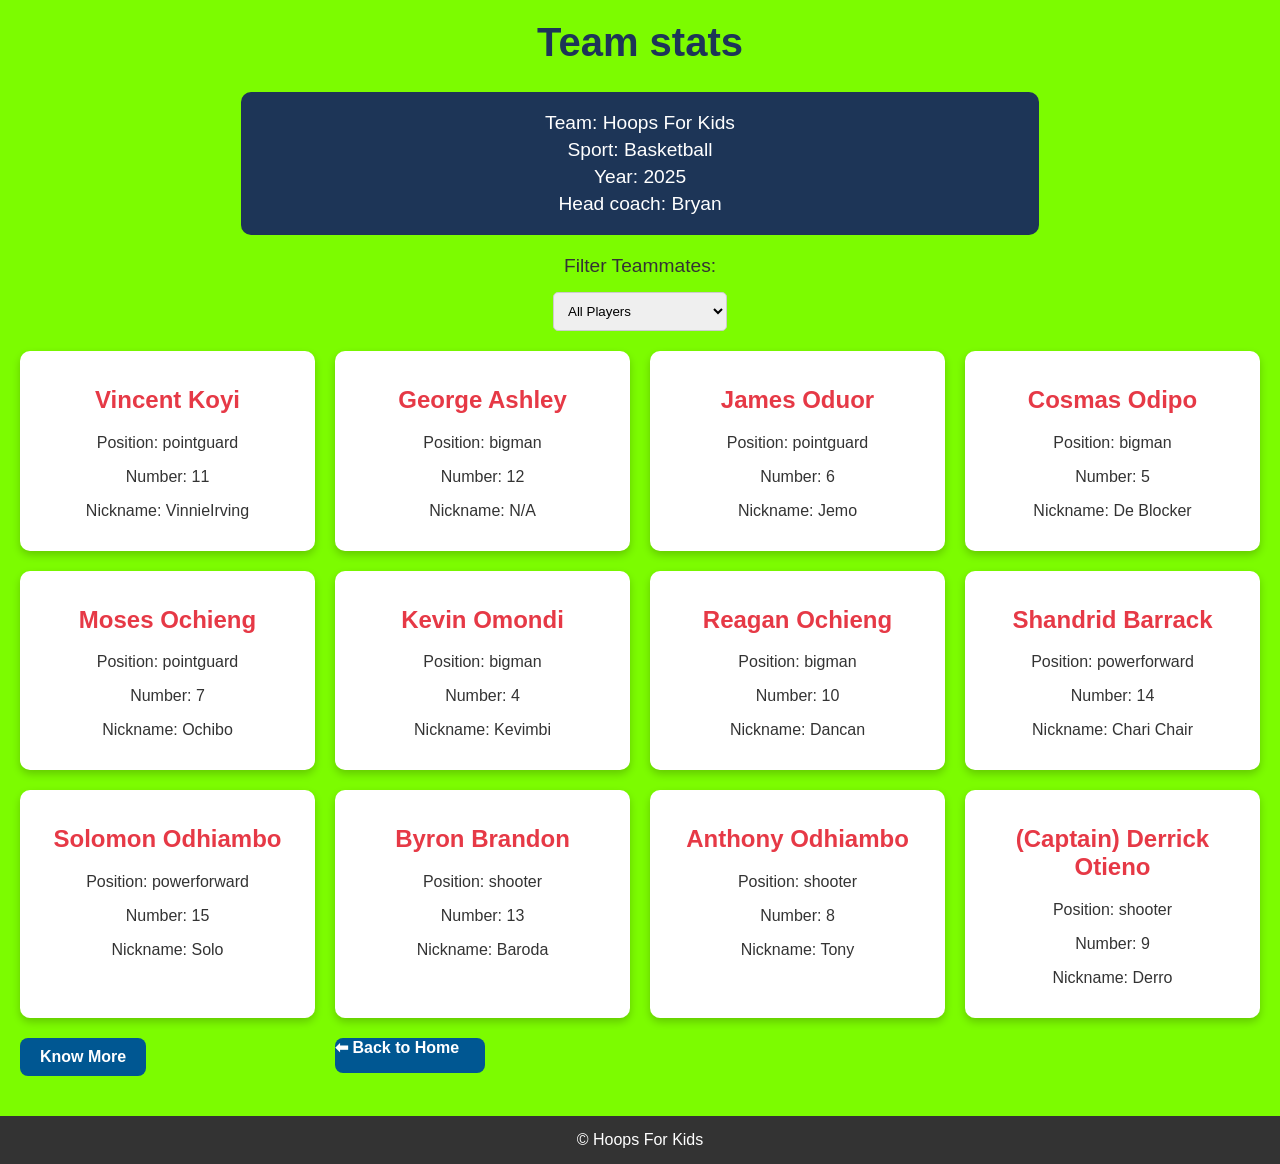
<file: index.html>
<!DOCTYPE html>
<html lang="en">
  <head>
    <meta charset="UTF-8" />
    <meta http-equiv="X-UA-Compatible" content="IE=edge" />
    <meta name="viewport" content="width=device-width, initial-scale=1.0" />
    <title>
   Basketball Team
    </title>
    <link rel="stylesheet" href="styles.css" />
    <link rel="stylesheet" href="https://cdnjs.cloudflare.com/ajax/libs/font-awesome/6.7.1/css/all.min.css" >
  <body>
    <h1 class="title">Team stats</h1>
    <main>
      <div class="team-stats">
        <p>Team: <span id="team"></span></p>
        <p>Sport: <span id="sport"></span></p>
        <p>Year: <span id="year"></span></p>
        <p>Head coach: <span id="head-coach"></span></p>
      </div>
      <label class="options-label" for="players">Filter Teammates:</label>
      <select name="players" id="players">
        <option value="all">All Players</option>
        <option value="nickname">Nicknames</option>
        <option value="pointguard">Position pointguard</option>
        <option value="shooter">Position shooter</option>
        <option value="defender">Position powerforward</option>
        <option value="bigman">Position bigman</option>
      </select>
      <div class="cards" id="player-cards">
        <div class="player-card">
          <h2>Vincent Koyi</h2>
          <p>Position: pointguard</p>
          <p>Number: 11</p>
          <p>Nickname: VinnieIrving</p>
          
        </div>
        <div class="player-card">
          <h2>George Ashley</h2>
          <p>Position: bigman</p>
          <p>Number: 12</p>
          <p>Nickname: N/A</p>
        </div>
        <div class="player-card">
          <h2>James Oduor</h2>
          <p>Position: pointguard</p>
          <p>Number: 6</p>
          <p>Nickname: Jemo</p>
        </div>
        <div class="player-card">
          <h2>Cosmas Odipo</h2>
          <p>Position: bigman</p>
          <p>Number: 5</p>
          <p>Nickname: De Blocker</p>
        </div>
        <div class="player-card">
          <h2>Moses Ochieng</h2>
          <p>Position: pointguard</p>
          <p>Number: 7</p>
          <p>Nickname: Ochibo</p>
        </div>
        <div class="player-card">
          <h2>Kevin Omondi</h2>
          <p>Position: bigman</p>
          <p>Number: 4</p>
          <p>Nickname: Kevimbi</p>
        </div>
        <div class="player-card">
          <h2>Reagan Ochieng</h2>
          <p>Position: bigman</p>
          <p>Number: 10</p>
          <p>Nickname: Dancan</p>
        </div>
        <div class="player-card">
          <h2>Shandrid Barrack</h2>
          <p>Position: powerforward</p>
          <p>Number: 14</p>
          <p>Nickname: Chari Chair</p>
        </div>
        <div class="player-card">
          <h2>Solomon Odhiambo</h2>
          <p>Position: powerforward</p>
          <p>Number: 15</p>
          <p>Nickname: Solo</p>
        </div>
        <div class="player-card">
          <h2>Byron Brandon</h2>
          <p>Position: shooter</p>
          <p>Number: 13</p>
          <p>Nickname: Baroda</p>
        </div>
        <div class="player-card">
          <h2>Anthony Odhiambo</h2>
          <p>Position: shooter</p>
          <p>Number: 8</p>
          <p>Nickname: Tony</p>
        </div>
        <div class="player-card">
          <h2>(Captain) Derrick Otieno</h2>
          <p>Position: shooter</p>
          <p>Number: 9</p>
          <p>Nickname: Derro</p>
        </div>
      <div>
        <a href="knowmore.html" class="styled-link">Know More</a>
      </div>
                  <a href="https://hoopsfor.netlify.app/" class="styled-link-2">⬅ Back to Home</a>
      </div>
      
     <footer>&copy; Hoops For Kids</footer>
    <script src="./script.js"></script>
    <script>
      const scriptURL = 'https://script.google.com/macros/s/AKfycbw6HFYW-V9GIsM4LPkhGt0W3wH5B_0111WkeVKZEfhX_CQF2clvsJaLGLYJVA94cMaN9A/exec'
      const form = document.forms['submit-to-google-sheet']
    
      form.addEventListener('submit', e => {
        e.preventDefault()
        fetch(scriptURL, { method: 'POST', body: new FormData(form)})
          .then(response => console.log('Success!', response))
          .catch(error => console.error('Error!', error.message))
      })
    </script>
  </body>
  
</html>
</file>
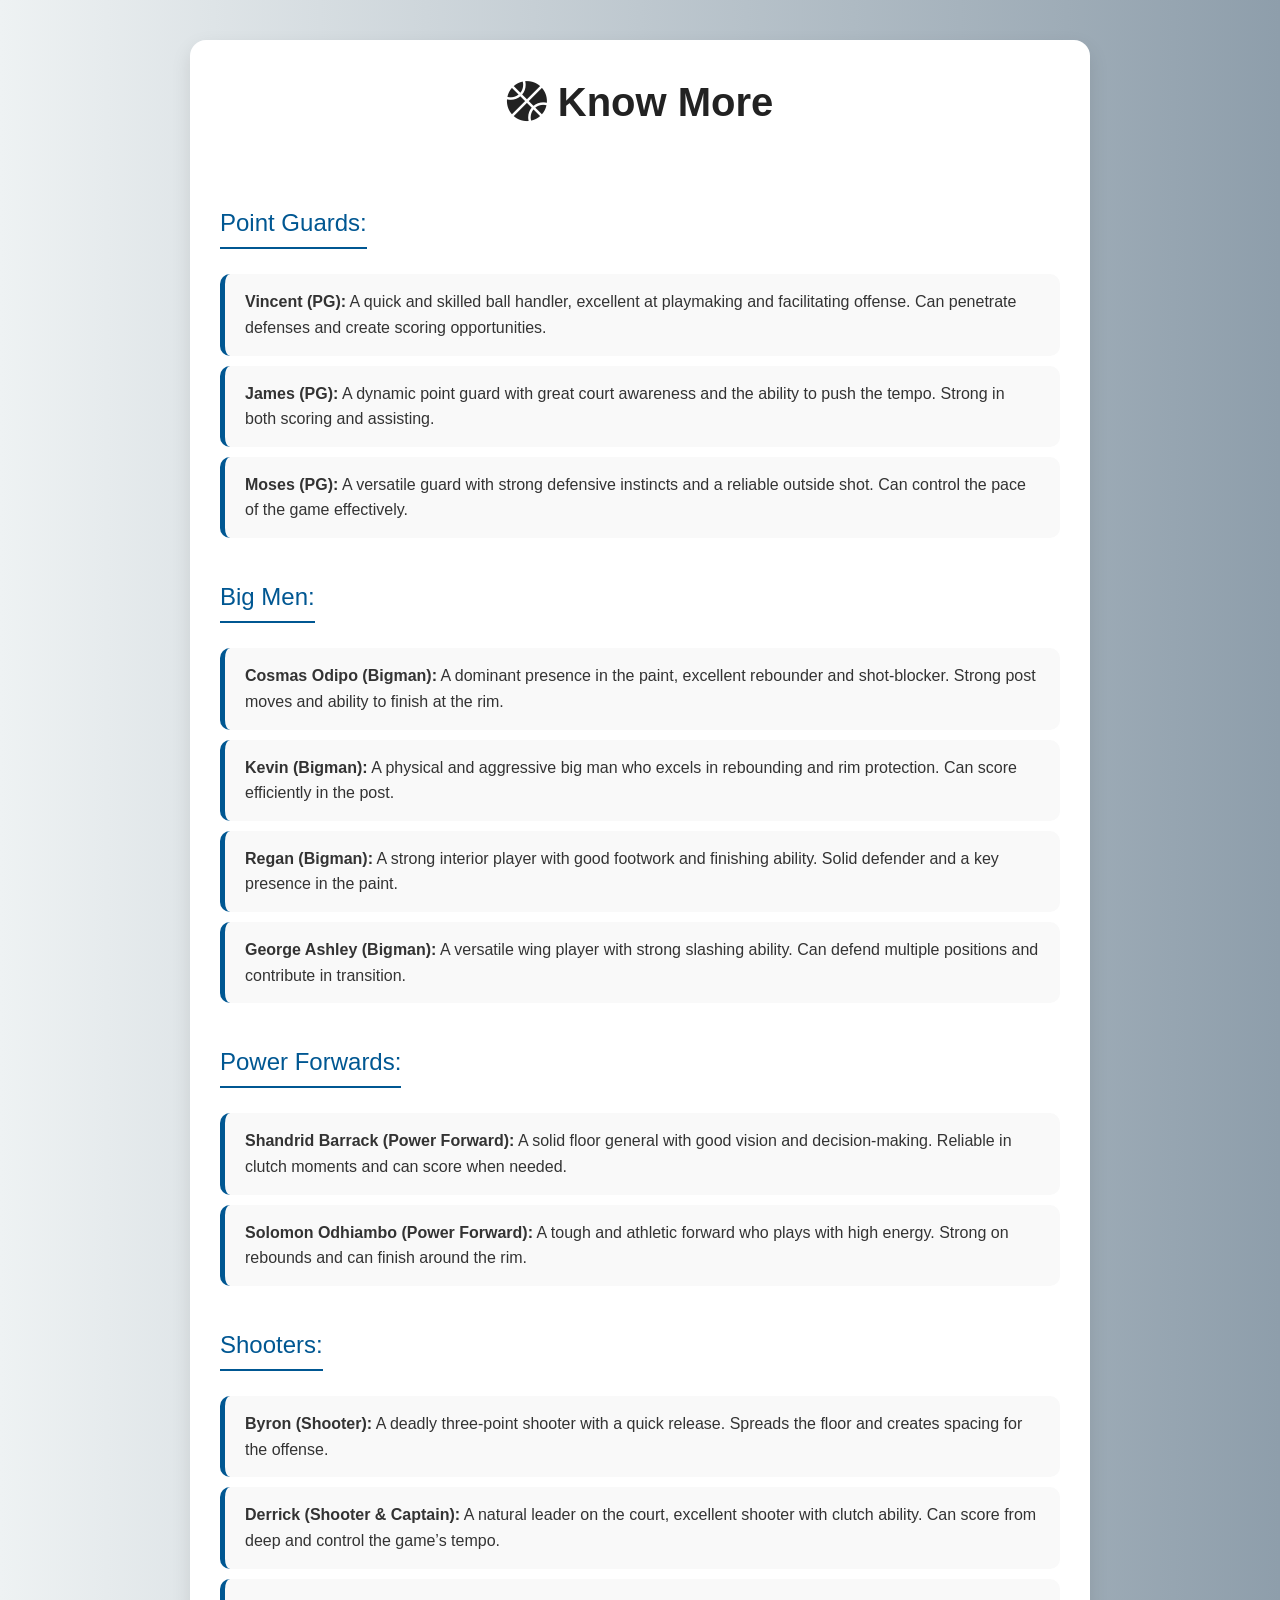
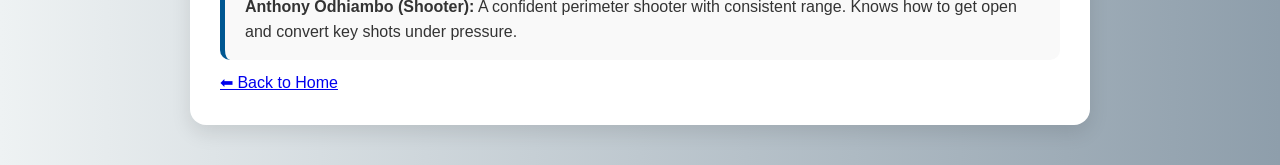
<file: knowmore.html>
<!DOCTYPE html>
<html lang="en">
<head>
  <meta charset="UTF-8" />
  <meta http-equiv="X-UA-Compatible" content="IE=edge" />
  <meta name="viewport" content="width=device-width, initial-scale=1.0" />
  <title>Know More</title>
  <link rel="stylesheet" href="https://cdnjs.cloudflare.com/ajax/libs/font-awesome/6.7.1/css/all.min.css">
  <style>
    /* General Reset and Font */
    * {
      margin: 0;
      padding: 0;
      box-sizing: border-box;
    }
    body {
      font-family: 'Segoe UI', Tahoma, Geneva, Verdana, sans-serif;
      background: linear-gradient(to right, #eef2f3, #8e9eab);
      color: #333;
      padding: 40px 20px;
      line-height: 1.6;
    }
    h1 {
      text-align: center;
      margin-bottom: 40px;
      font-size: 2.5rem;
      color: #222;
    }

    .container {
      max-width: 900px;
      margin: 0 auto;
      background: #fff;
      padding: 30px;
      border-radius: 16px;
      box-shadow: 0 8px 20px rgba(0, 0, 0, 0.1);
    }

    .section-title {
      font-size: 1.5rem;
      margin: 30px 0 15px;
      color: #005792;
      border-bottom: 2px solid #005792;
      display: inline-block;
      padding-bottom: 5px;
    }

    .player {
      background-color: #f9f9f9;
      padding: 15px 20px;
      margin: 10px 0;
      border-left: 5px solid #005792;
      border-radius: 10px;
      transition: all 0.3s ease;
    }
    .player:hover {
      background-color: #e6f0f3;
      transform: scale(1.01);
    }

    .player strong {
      font-weight: 700;
      color: #333;
    }

    @media (max-width: 600px) {
      body {
        padding: 20px 10px;
      }
      .container {
        padding: 20px;
      }
    }
  </style>
</head>
<body>
  <div class="container">
    <h1><i class="fas fa-basketball-ball"></i> Know More</h1>

   <div class="section-title">Point Guards:</div>
<div class="player"><strong>Vincent (PG):</strong> A quick and skilled ball handler, excellent at playmaking and facilitating offense. Can penetrate defenses and create scoring opportunities.</div>
<div class="player"><strong>James (PG):</strong> A dynamic point guard with great court awareness and the ability to push the tempo. Strong in both scoring and assisting.</div>
<div class="player"><strong>Moses (PG):</strong> A versatile guard with strong defensive instincts and a reliable outside shot. Can control the pace of the game effectively.</div>

<div class="section-title">Big Men:</div>
<div class="player"><strong>Cosmas Odipo (Bigman):</strong> A dominant presence in the paint, excellent rebounder and shot-blocker. Strong post moves and ability to finish at the rim.</div>
<div class="player"><strong>Kevin (Bigman):</strong> A physical and aggressive big man who excels in rebounding and rim protection. Can score efficiently in the post.</div>
<div class="player"><strong>Regan (Bigman):</strong> A strong interior player with good footwork and finishing ability. Solid defender and a key presence in the paint.</div>
<div class="player"><strong>George Ashley (Bigman):</strong> A versatile wing player with strong slashing ability. Can defend multiple positions and contribute in transition.</div>

<div class="section-title">Power Forwards:</div>
<div class="player"><strong>Shandrid Barrack (Power Forward):</strong> A solid floor general with good vision and decision-making. Reliable in clutch moments and can score when needed.</div>
<div class="player"><strong>Solomon Odhiambo (Power Forward):</strong> A tough and athletic forward who plays with high energy. Strong on rebounds and can finish around the rim.</div>

<div class="section-title">Shooters:</div>
<div class="player"><strong>Byron (Shooter):</strong> A deadly three-point shooter with a quick release. Spreads the floor and creates spacing for the offense.</div>
<div class="player"><strong>Derrick (Shooter & Captain):</strong> A natural leader on the court, excellent shooter with clutch ability. Can score from deep and control the game’s tempo.</div>
<div class="player"><strong>Anthony Odhiambo (Shooter):</strong> A confident perimeter shooter with consistent range. Knows how to get open and convert key shots under pressure.</div>

<a href="https://hoopsforkidsteam.netlify.app/" class="inline-flex items-center text-blue-600 hover:text-blue-800 font-semibold transition duration-200">
  ⬅ Back to Home
</a>

  </div>
</body>
</html>
</file>
<file: styles.css>
body {
  font-family: 'Arial', sans-serif;
 background-color: lawngreen;
  background-size: cover;
  color: #333;
  margin: 0;
  padding: 0;
}

.title {
  text-align: center;
  font-size: 2.5rem;
  color: #1d3557;
  margin-top: 20px;
}

.team-stats {
  background: #1d3557;
  color: white;
  padding: 15px;
  border-radius: 10px;
  text-align: center;
  margin: 20px auto;
  width: 60%;
}

.team-stats p {
  font-size: 1.2rem;
  margin: 5px 0;
}


.cards {
  display: grid;
  grid-template-columns: repeat(auto-fit, minmax(250px, 1fr));
  gap: 20px;
  padding: 20px;
  justify-content: center;
}
.player-card {
  background: white;
  border-radius: 10px;
  padding: 15px;
  box-shadow: 0px 4px 8px rgba(0, 0, 0, 0.2);
  text-align: center;
  transition: transform 0.3s ease;
}

.player-card:hover {
  transform: scale(1.05);
  background-image: url('images/image.png');
  background-size: cover;
  background-position: center;
}


.player-card h2 {
  color: #e63946;
  font-size: 1.5rem;
}


.options-label {
  display: block;
  text-align: center;
  font-size: 1.2rem;
  margin: 15px 0;
}

select {
  display: block;
  margin: 0 auto;
  padding: 10px;
  border-radius: 5px;
  border: 1px solid #ccc;
}


.contact-section {
  background: #1d3557;
  color: white;
  padding: 40px 20px;
  text-align: center;
}

.contact-section h2 {
  font-size: 2rem;
}

.contact-form {
  max-width: 500px;
  margin: 20px auto;
  background: white;
  padding: 20px;
  border-radius: 10px;
  box-shadow: 0px 4px 8px rgba(0, 0, 0, 0.2);
}

.contact-form .form-group {
  margin-bottom: 15px;
}

.contact-form label {
  display: block;
  font-size: 1rem;
  color: #333;
  margin-bottom: 5px;
}

.contact-form input,
.contact-form textarea {
  width: 100%;
  padding: 10px;
  border-radius: 5px;
  border: 1px solid #ccc;
}

.btn-submit {
  background: #e63946;
  color: white;
  padding: 10px 20px;
  border: none;
  border-radius: 5px;
  cursor: pointer;
  transition: background 0.3s;
}

.btn-submit:hover {
  background: #d62828;
}


footer {
  text-align: center;
  padding: 15px;
  background: #333;
  color: white;
  margin-top: 20px;
}
.styled-link {
  display: inline-block;
  background-color: #005792;
  color: #fff;
  text-decoration: none;
  padding: 10px 20px;
  border-radius: 8px;
  font-weight: 600;
  transition: background-color 0.3s ease, transform 0.2s ease;
}
.styled-link-2 {
  display: inline-block;
  background-color: #005792;
  color: #fff;
  text-decoration: none;
  height: 35px;
  width: 150px;
  font-weight: 600;
  border-radius: 8px;
  transition: background-color 0.3s ease, transform 0.2s ease;
}
.styled-link-2:hover {
  background-color: #003f5c;
  transform: scale(1.05);
  text-decoration: none;
}

.styled-link:hover {
  background-color: #003f5c;
  transform: scale(1.05);
  text-decoration: none;
}

.styled-link:active {
  transform: scale(0.98);
}


@media (max-width: 768px) {
  body {
    background-size: cover;
  }

  .title {
    font-size: 2rem;
  }

  .team-stats {
    width: 90%;
    font-size: 1rem;
  }

  .cards {
    grid-template-columns: repeat(auto-fit, minmax(200px, 1fr));
    padding: 10px;
  }

  .player-card {
    padding: 10px;
  }

  .player-card h2 {
    font-size: 1.2rem;
  }


  .contact-section {
    padding: 20px;
  }

  .contact-form {
    max-width: 100%;
    padding: 15px;
  }

  .contact-form input,
  .contact-form textarea {
    font-size: 0.9rem;
  }

  .btn-submit {
    font-size: 1rem;
    padding: 8px;
  }

  
  .success-message {
    font-size: 1rem;
    width: 80%;
    padding: 8px;
  }


  footer {
    font-size: 0.9rem;
    padding: 10px;
  }
}
</file>
